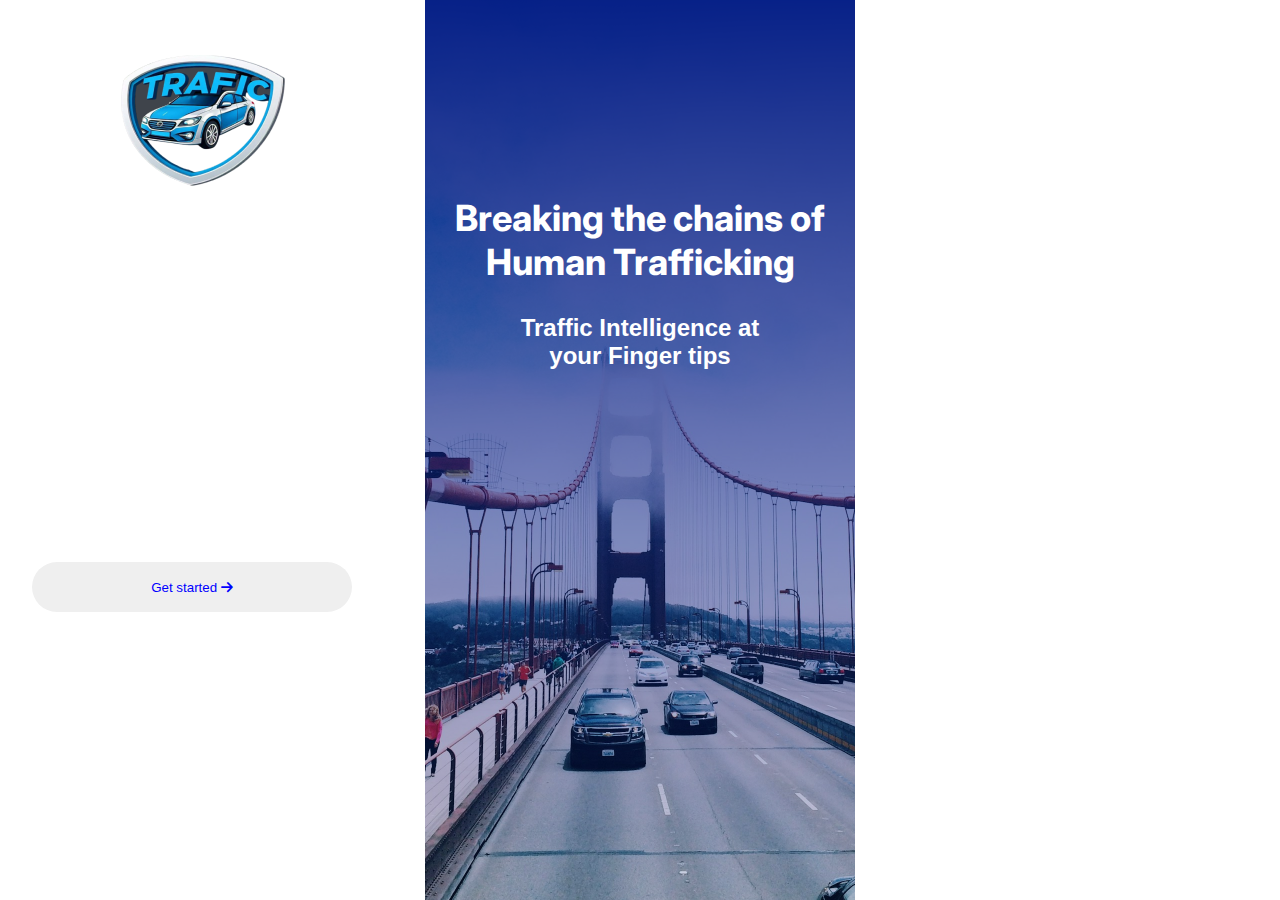
<file: index.html>
<!DOCTYPE html>
<html lang="en">
<head>
    <meta charset="UTF-8">
    <meta name="viewport" content="width=device-width, initial-scale=1.0">
    <link rel="preconnect" href="https://fonts.googleapis.com">
    <link rel="preconnect" href="https://fonts.gstatic.com" crossorigin>
    <link href="https://fonts.googleapis.com/css2?family=Inter:ital,opsz,wght@0,14..32,100..900;1,14..32,100..900&display=swap" rel="stylesheet">
    <link rel="stylesheet" href=https://cdnjs.cloudflare.com/ajax/libs/font-awesome/6.7.2/css/all.min.css>
    <link rel="stylesheet" href="./onboard-1.css">
    <title>onboarding page</title>
</head>
<body>
    <div class="main">
        <img src="./images/image 2.png" class="logo">
        <h3>Breaking the chains of <br> Human Trafficking</h3>
        <h6>Traffic Intelligence at <br> your Finger tips</h6>
        <button type="button" class="btn-started" >Get started <i class="fa-solid fa-arrow-right"></i></button>
           
            
           
    </div>
    <script src="./onboard-1.js"></script>
</body>
</html>
</file>
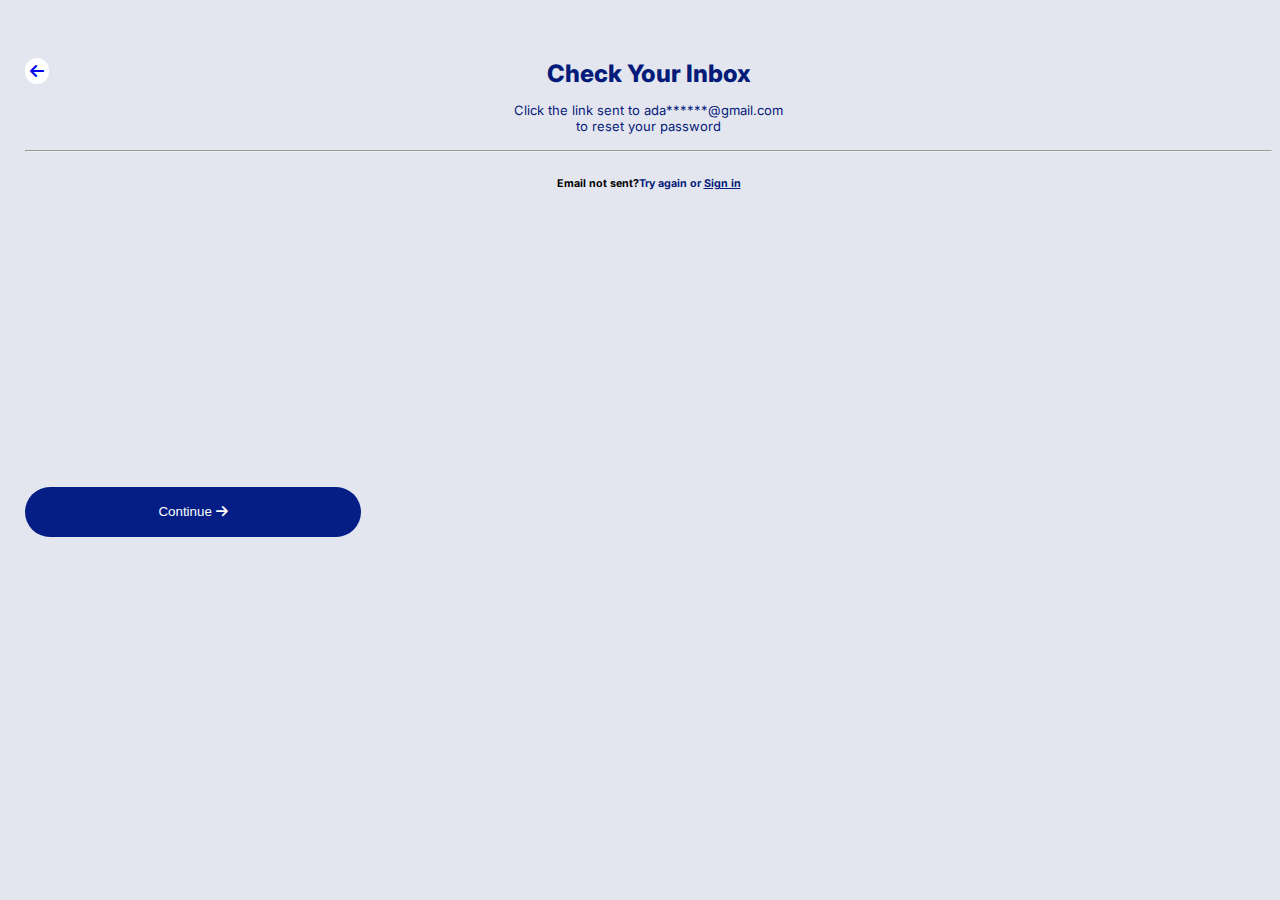
<file: check-4.html>
<!DOCTYPE html>
<html lang="en">
<head>
    <meta charset="UTF-8">
    <meta name="viewport" content="width=device-width, initial-scale=1.0">
    <link rel="preconnect" href="https://fonts.googleapis.com">
    <link rel="preconnect" href="https://fonts.gstatic.com" crossorigin>
    <link href="https://fonts.googleapis.com/css2?family=Inter:ital,opsz,wght@0,14..32,100..900;1,14..32,100..900&display=swap" rel="stylesheet">
    <link rel="stylesheet" href=https://cdnjs.cloudflare.com/ajax/libs/font-awesome/6.7.2/css/all.min.css>
    <link rel="stylesheet" href="./check-4.css">
    <title>Check</title>
</head>
<body>
    <div class="main">
        <div class="contain">
            <a href="./password-3.html"><i class="fa-solid fa-arrow-left" id="arrow-left"></i></a>
            <h5>Check Your Inbox</h5>
            <h6>Click the link sent to ada******@gmail.com<br> to reset your password</h6>
            <hr>
        </div>
        <div class="container">
            <h6>Email not sent?<span>Try again or </span><a href="./login-2.html">Sign in</a></h6>
        </div>
        <div class="continue">
            <button type="button" class="btn-continue" onclick="handleclick">Continue  <i class="fa-solid fa-arrow-right"></i></button>
        </div>
    </div>
    <script src="./check-4.js"></script>
    
</body>
</html>
</file>
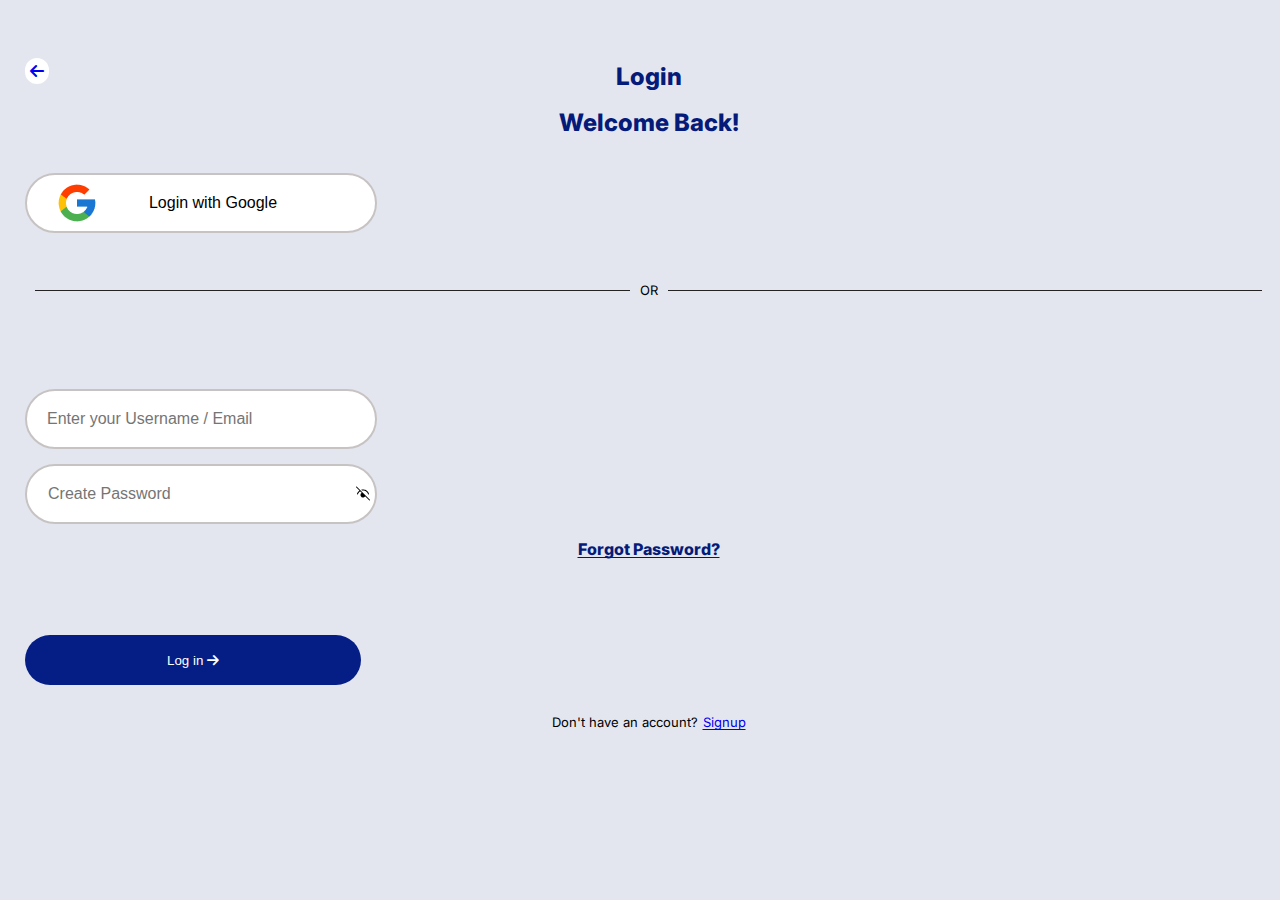
<file: login-2.html>
<!DOCTYPE html>
<html lang="en">
<head>
    <meta charset="UTF-8">
    <meta name="viewport" content="width=device-width, initial-scale=1.0">
    <link rel="preconnect" href="https://fonts.googleapis.com">
    <link rel="preconnect" href="https://fonts.gstatic.com" crossorigin>
    <link href="https://fonts.googleapis.com/css2?family=Inter:ital,opsz,wght@0,14..32,100..900;1,14..32,100..900&display=swap" rel="stylesheet">
    <link rel="stylesheet" href=https://cdnjs.cloudflare.com/ajax/libs/font-awesome/6.7.2/css/all.min.css>
    <link rel="stylesheet" href="./login-2.css">
    <title>Loginn</title>
</head>
<body>
    <div class="main">
        <div class="contain">
            <a href="./index.html"><i class="fa-solid fa-arrow-left" id="arrow-left"></i></a>
            <h5>Login</h5>
            <h4>Welcome Back!</h4>
        </div>
        <div class="button">
            <button type="button" class="btn-goggle"><img src="./images/flat-color-icons_google.png"> <span>Login with Google</span></button>
        </div>
        <div class="seperate">
            <div class="line"></div>
            <div class="or">OR</div>
            <div class="line"></div>
        </div>
        <form>
            <div class="input-boxx">
                <input type="text" class="Username" placeholder="Enter your Username / Email">
            </div>
            <div class="input-box">
                <input type="password" placeholder="Create Password" id="password">
                <img src="./images/Vector.png" id="close">
            </div>
            <a href="./password-3.html"><p>Forgot Password?</p></a>
        </form>
        <div class="content">
            <button class="btn-continue">Log in <i class="fa-solid fa-arrow-right"></i></button>
        </div>
        <div class="footer">
            <h6>Don't have an account?<a href="./signup-6.html">Signup</a></h6>
        </div>

    </div>
    <script src="./login-2.js"></script>
    
</body>
</html>
</file>
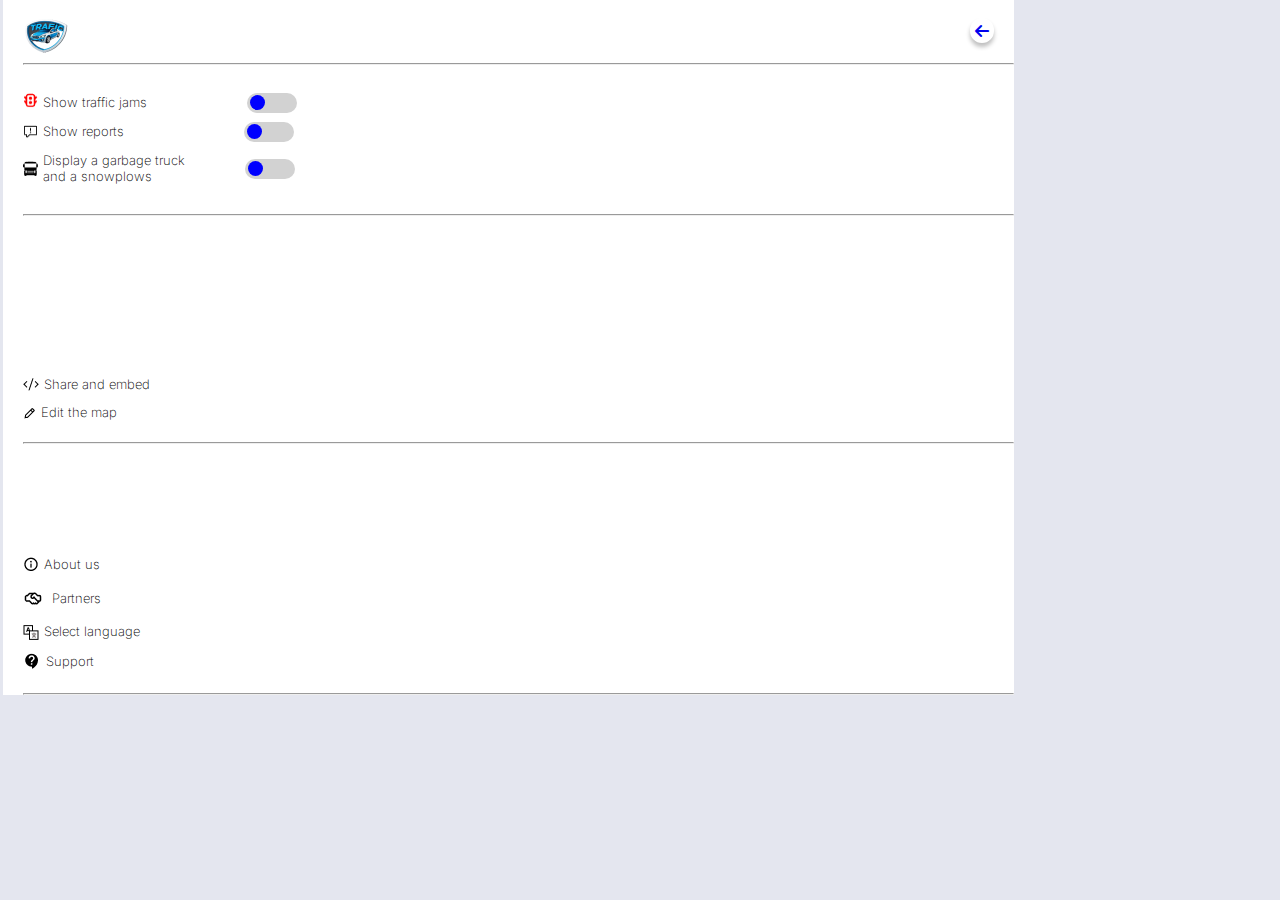
<file: menu-12.html>
<!DOCTYPE html>
<html lang="en">
<head>
    <meta charset="UTF-8">
    <meta name="viewport" content="width=device-width, initial-scale=1.0">
    <link rel="preconnect" href="https://fonts.googleapis.com">
    <link rel="preconnect" href="https://fonts.gstatic.com" crossorigin>
    <link href="https://fonts.googleapis.com/css2?family=Inter:ital,opsz,wght@0,14..32,100..900;1,14..32,100..900&display=swap" rel="stylesheet">
    <link rel="stylesheet" href="https://cdnjs.cloudflare.com/ajax/libs/font-awesome/6.7.2/css/all.min.css">
    <link rel="stylesheet" href="./menu-12.css">
    <title>menu</title>
</head>
<body>
    <div class="main">
        <div class="contain">
            <img src="./images/image 1.png">
            <a href="./travel-8.html"><i class="fa-solid fa-arrow-left" id="arrow-left"></i></a>

        </div>
        <hr>
        <div class="row-1">
            <div class="roww">
                <img src="./images/gravity-ui_traffic-light.png">
                <h5>Show traffic jams</h5>
            </div>
            <div class="container">
                <input type="checkbox" id="check">
                <label for="check" class="button"></label>
                </div> 
        </div>
        <div class="row-2">
            <div class="roww">
                <img src="./images/octicon_report-24.png">
                <h5>Show reports</h5>
            </div>
            <div class="container-2">
                <input type="checkbox" id="check-2">
                <label for="check-2" class="button-2"></label>
                </div> 
        </div>
        <div class="row-3">
            <div class="roww">
                <img src="./images/fontisto_truck.png">
                <h5>Display a garbage truck <br> and a snowplows</h5>
            </div>
            <div class="container-3">
                <input type="checkbox" id="check-3">
                <label for="check-3" class="button-3"></label>
                </div> 
        </div>
        <hr>
        <div class="content">
            <h5 class="one"><img src="./images/fluent-mdl2_embed.png">Share and embed</h5>
            <h5><img src="./images/tdesign_edit.png">Edit the map</h5>
            
        </div>
        <hr>
        <div class="content-2">
            <h5 class="one"><img src="./images/ix_about.png">About us</h5>
            <h5><img src="./images/Group 3.png">Partners</h5>
            <h5><img src="./images/cil_language.png">Select language</h5>
            <h5><img src="./images/ic_sharp-contact-support.png">Support</h5>
        </div>
        <hr>

    </div>
    
</body>
</html>
</file>
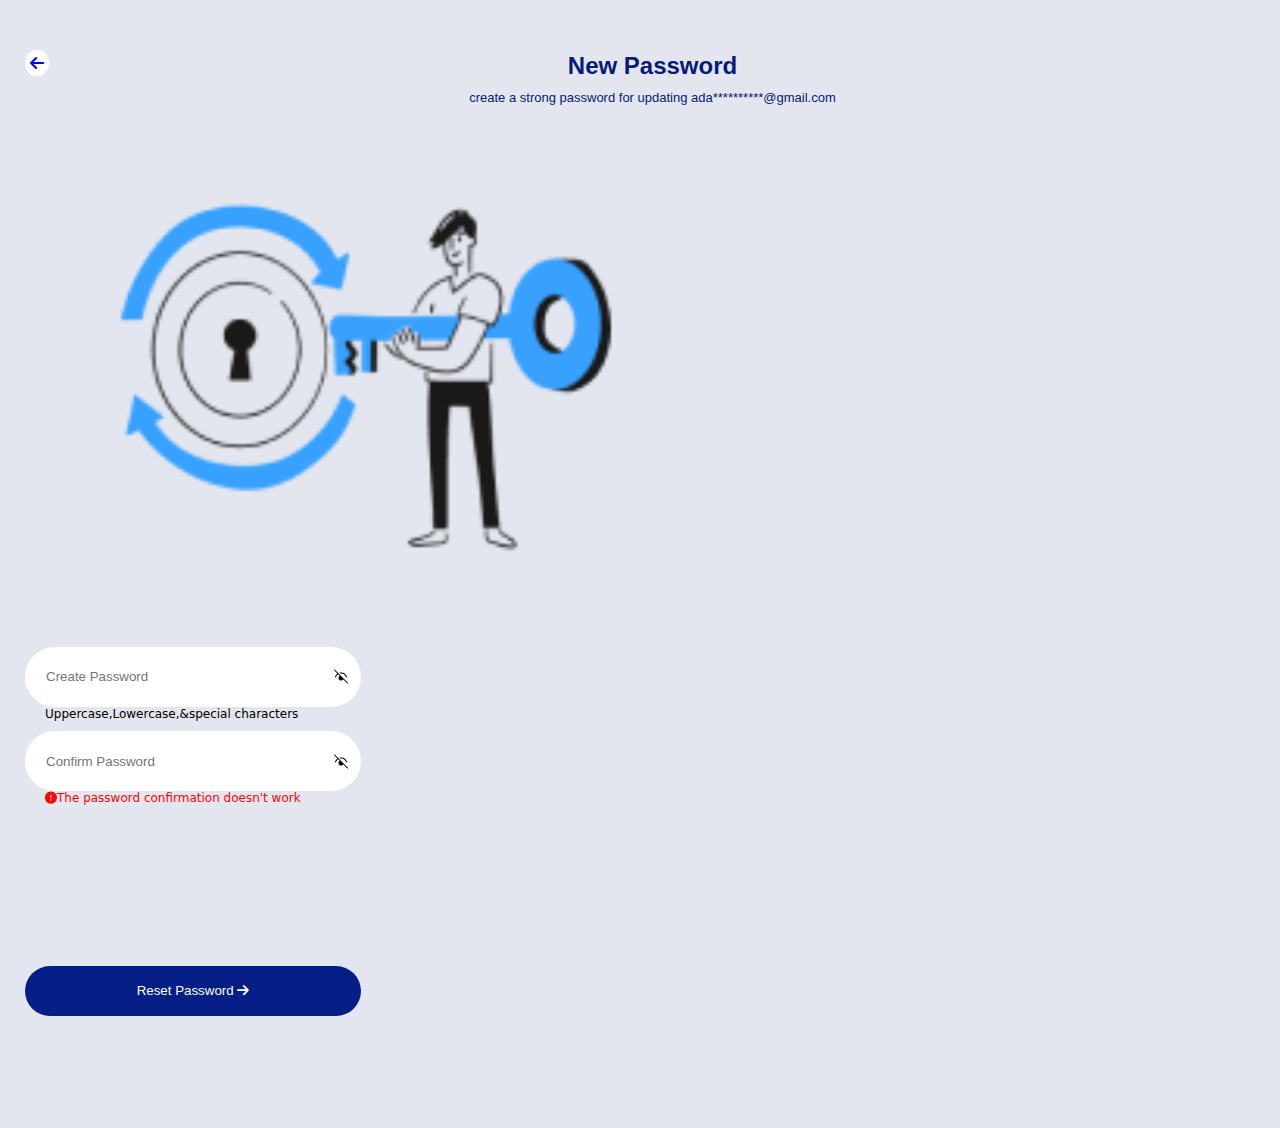
<file: new-5.html>
<!DOCTYPE html>
<html lang="en">
<head>
    <meta charset="UTF-8">
    <meta name="viewport" content="width=device-width, initial-scale=1.0">
    <link rel="preconnect" href="https://fonts.googleapis.com">
    <link rel="preconnect" href="https://fonts.gstatic.com" crossorigin>
    <link href="https://fonts.googleapis.com/css2?family=Inter:ital,opsz,wght@0,14..32,100..900;1,14..32,100..900&display=swap" rel="stylesheet">
    <link rel="stylesheet" href="https://cdnjs.cloudflare.com/ajax/libs/font-awesome/6.7.2/css/all.min.css">
    <link rel="stylesheet" href="./new-5.css">
    <title>new-password</title>
</head>
<body>
    <div class="main">
        <div class="contain">
            <a href="./check-4.html"><i class="fa-solid fa-arrow-left" id="arrow-left"></i></a>
            <h5>New Password</h5>
            <h6>create a strong password for updating <span>ada**********@gmail.com</span></h6>
            <img src="./images/image 5.png" class="image-5">
        </div>
        <div class="input-box">
            <input type="password" placeholder="Create Password" id="password">
            <img src="./images/Vector.png " id="close">
        </div>
        <p>Uppercase,Lowercase,&special characters</p>
        <div class="input-boxx">
            <input type="password" placeholder="Confirm Password" id="password">
            <img src="./images/Vector.png" id="closee">
        </div>
        <p class="erro"><i class="fa-solid fa-circle-exclamation" id="error"></i>The password confirmation doesn't work</p>
        <div class="reset">
            <button type="button" class="btn-reset" onclick="handleclick">Reset Password  <i class="fa-solid fa-arrow-right"></i></button>
        </div>
    </div>
    <script src="./new-5.js"></script>
</body>
</html>
</file>
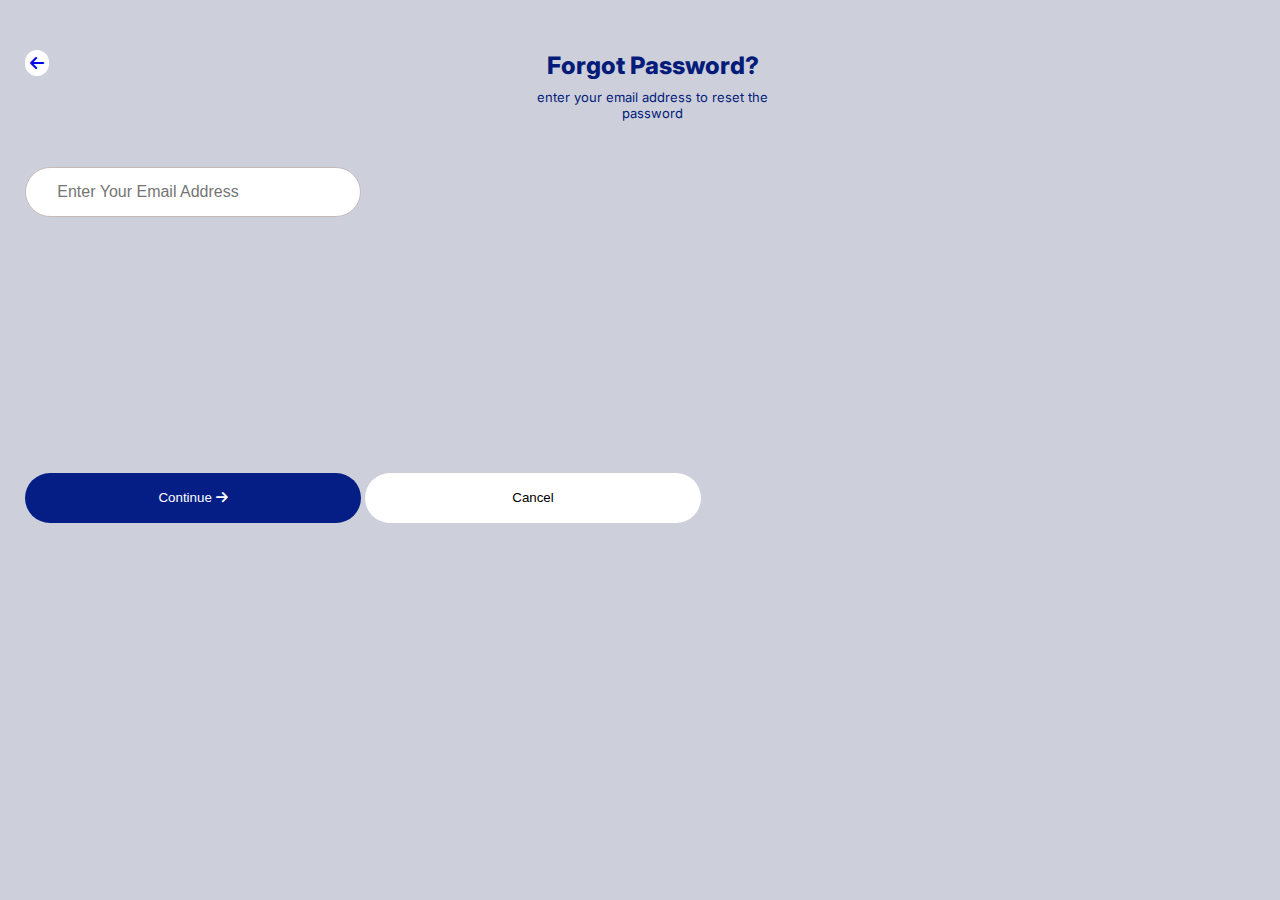
<file: password-3.html>
<!DOCTYPE html>
<html lang="en">
<head>
    <meta charset="UTF-8">
    <meta name="viewport" content="width=device-width, initial-scale=1.0">
    <link rel="preconnect" href="https://fonts.googleapis.com">
    <link rel="preconnect" href="https://fonts.gstatic.com" crossorigin>
    <link href="https://fonts.googleapis.com/css2?family=Inter:ital,opsz,wght@0,14..32,100..900;1,14..32,100..900&display=swap" rel="stylesheet">
    <link rel="stylesheet" href="https://cdnjs.cloudflare.com/ajax/libs/font-awesome/6.7.2/css/all.min.css">
    <link rel="stylesheet" href="./password-3.css">
    <title>forgotten-password</title>
</head>
<body>
    <div class="main-container">
        <div class="contain">
            <a href="./login-2.html"><i class="fa-solid fa-arrow-left" id="arrow-left"></i></a>
            <h5>Forgot Password?</h5>
            <h6>enter your email address to reset the<br> password</h6>
            <form>
                <input type="email" class="email" placeholder="Enter Your Email Address">
            </form>
        </div>
        <div class="content">
            <button class="btn-continue">Continue <i class="fa-solid fa-arrow-right"></i></button>
            <button class="btn-cancel">Cancel</button>
        </div>
    </div>
    <script src="./password-3.js"></script>
    
</body>
</html>
</file>
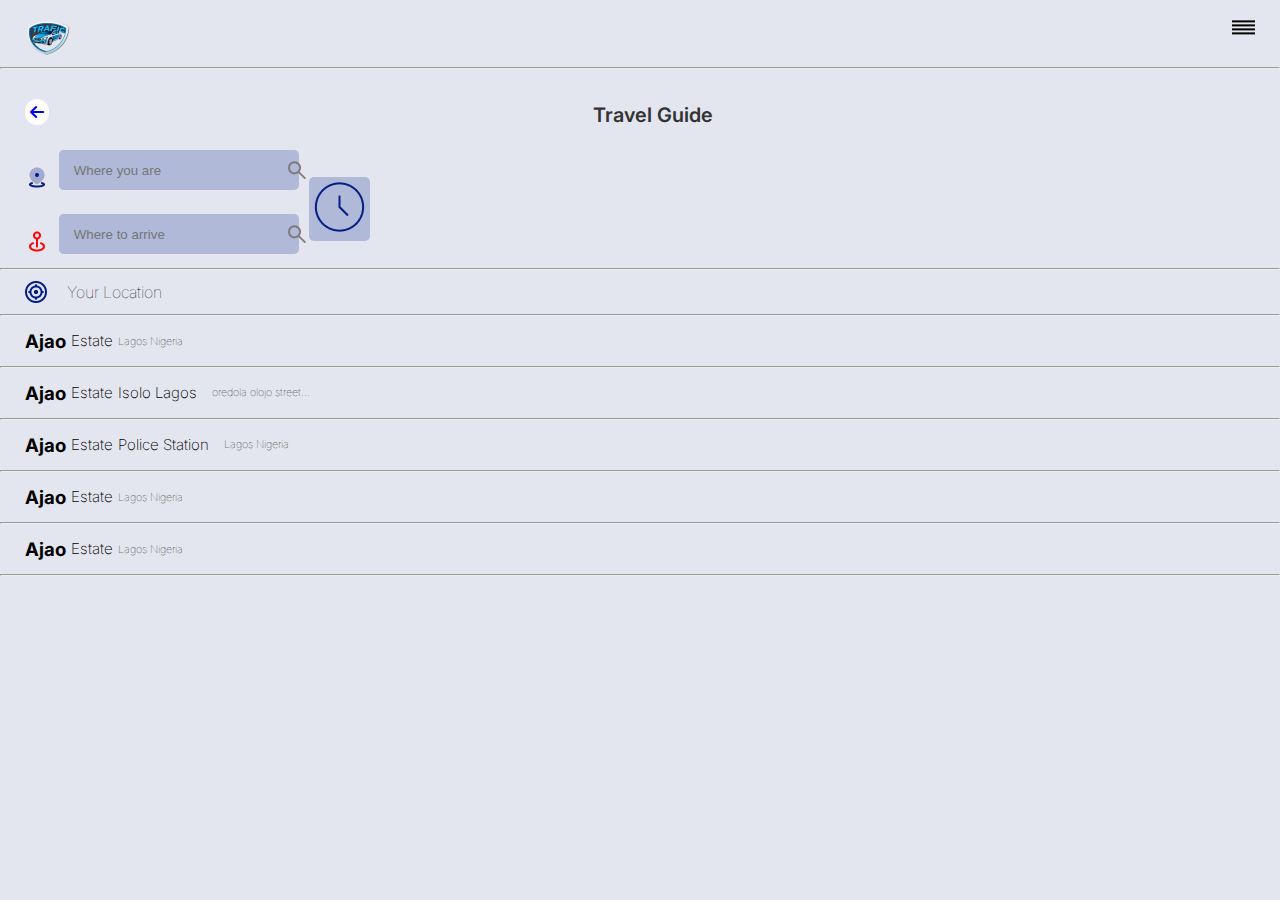
<file: search-9.html>
<!DOCTYPE html>
<html lang="en">
<head>
    <meta charset="UTF-8">
    <meta name="viewport" content="width=device-width, initial-scale=1.0">
    <link rel="preconnect" href="https://fonts.googleapis.com">
    <link rel="preconnect" href="https://fonts.gstatic.com" crossorigin>
    <link href="https://fonts.googleapis.com/css2?family=Inter:ital,opsz,wght@0,14..32,100..900;1,14..32,100..900&display=swap" rel="stylesheet">
    <link rel="stylesheet" href="https://cdnjs.cloudflare.com/ajax/libs/font-awesome/6.7.2/css/all.min.css">
    <link rel="stylesheet" href="./search-9.css">
    <title>Search</title>
</head>
<body>
    <div class="main">
        <div class="contain">
            <img src="./images/image 1.png">
            <img src="./images/Frame 9.png" class="img-frame">
        </div>
        <hr>
        <div class="container">
            <a href="./travelguide-10.html"><i class="fa-solid fa-arrow-left" id="arrow-left"></i></a>
            <h5>Travel Guide</h5>
        </div>
        <div class="box">
            <div class="boxx">
                <div class="row-1">
                    <div class="duo">
                        <img src="./images/duo-icons_location.png" class="img-duo">
                    </div>
                    <div class="form-input-1">
                        <form>
                            <div class="input-box">
                                <input type="search" placeholder=" Where you are">
                                <img src="./images/Vector-1.png">
                            </div>
                        </form>
                    </div>
        
                    
                </div>
                <div class="row-2">
                    <div class="duo">
                        <img src="./images/uil_map-pin.png" class="ui">
                    </div>
                    <div class="form-input-2">
                        <form>
                            <div class="input-boxx">
                                <input type="search" placeholder=" Where to arrive">
                                <img src="./images/Vector-1.png">
                            </div>
                        </form>
                    </div>
                </div>
            </div>
            <div class="img-vector">
                <a href="./time-11.html"><img src="./images/Vector-2.png"></a>
            </div>
        </div>

        <hr>
        <div class="your-location">
            <img src="./images/Vector-3.png">
            <h4>Your Location</h4>

        </div>
        <hr>
        <div class="ajao-estate">
            <h3>Ajao</h3>
            <h5>Estate</h5>
            <h6>Lagos Nigeria</h6>
        </div>
        <hr>
        <div class="ajao-isolo">
            <h3>Ajao</h3>
            <h5>Estate</h5>
            <h5>Isolo Lagos</h5>
            <h6>oredola olojo street...</h6>
        </div>
        <hr>
        <div class="ajao-police">
            <h3>Ajao</h3>
            <h5>Estate</h5>
            <h5>Police Station</h5>
            <h6>Lagos Nigeria</h6>
        </div>
        <hr>
        <div class="ajao-estate">
            <h3>Ajao</h3>
            <h5>Estate</h5>
            <h6>Lagos Nigeria</h6>
        </div>
        <hr>
        <div class="ajao-estate">
            <h3>Ajao</h3>
            <h5>Estate</h5>
            <h6>Lagos Nigeria</h6>
        </div>
        <hr>

    </div>
    
</body>
</html>
</file>
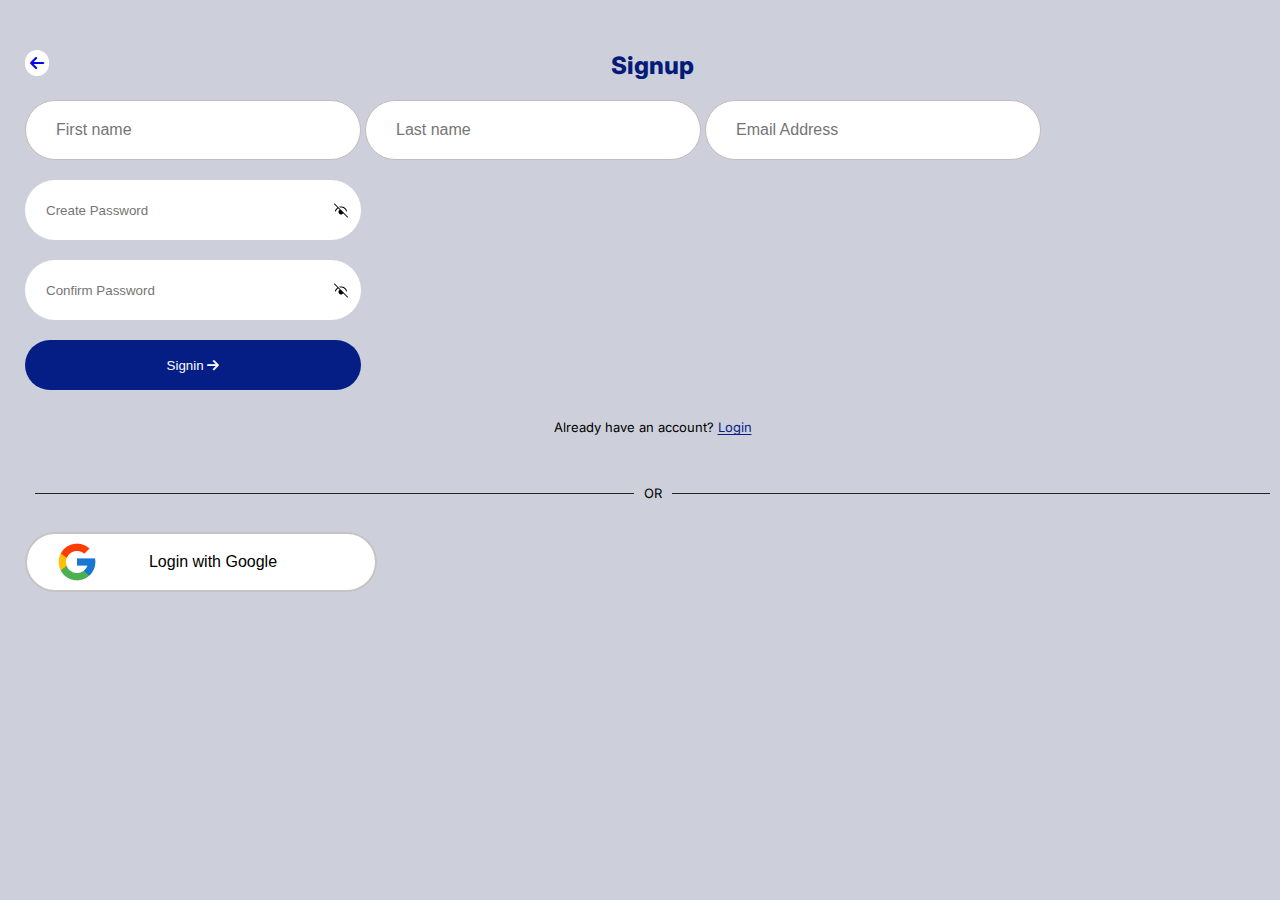
<file: signup-6.html>
<!DOCTYPE html>
<html lang="en">
<head>
    <meta charset="UTF-8">
    <meta name="viewport" content="width=device-width, initial-scale=1.0">
    <link rel="preconnect" href="https://fonts.googleapis.com">
    <link rel="preconnect" href="https://fonts.gstatic.com" crossorigin>
    <link href="https://fonts.googleapis.com/css2?family=Inter:ital,opsz,wght@0,14..32,100..900;1,14..32,100..900&display=swap" rel="stylesheet">
    <link rel="stylesheet" href="https://cdnjs.cloudflare.com/ajax/libs/font-awesome/6.7.2/css/all.min.css">
    <link rel="stylesheet" href="./signup-6.css">
    <title>Signup</title>
</head>
<body>
    <div class="main">
        <div class="contain">
            <a href="./travel-8.html"><i class="fa-solid fa-arrow-left" id="arrow-left"></i></a>
            <h5>Signup</h5>
            <form>
                <div class="one">
                    <input type="text" placeholder="First name">
                    <input type="text" placeholder="Last name">
                    <input type="email" placeholder="Email Address">
                </div>
                <div class="input-box">
                    <input type="password" placeholder="Create Password" id="password">
                    <img src="./images/Vector.png">
                </div>
                <div class="input-boxx">
                    <input type="password" placeholder="Confirm Password" id="password">
                    <img src="./images/Vector.png">
                </div>
            </form>
            <div class="signin">
                <button type="button" class="btn-signin" onclick="handleclick">Signin  <i class="fa-solid fa-arrow-right"></i></button>
                <p><span>Already have an account? <a href="./login-2.html">Login</a></span></p>
            </div>
        </div>
        <div class="seperate">
            <div class="line"></div>
            <div class="or">OR</div>
            <div class="line"></div>
        </div>
        <div class="button">
            <button type="button" class="btn-goggle"><img src="./images/flat-color-icons_google.png"> <span>Login with Google</span></button>
        </div>
    </div>
    <script src="./signup-6.js"></script>
    
</body>
</html>
</file>
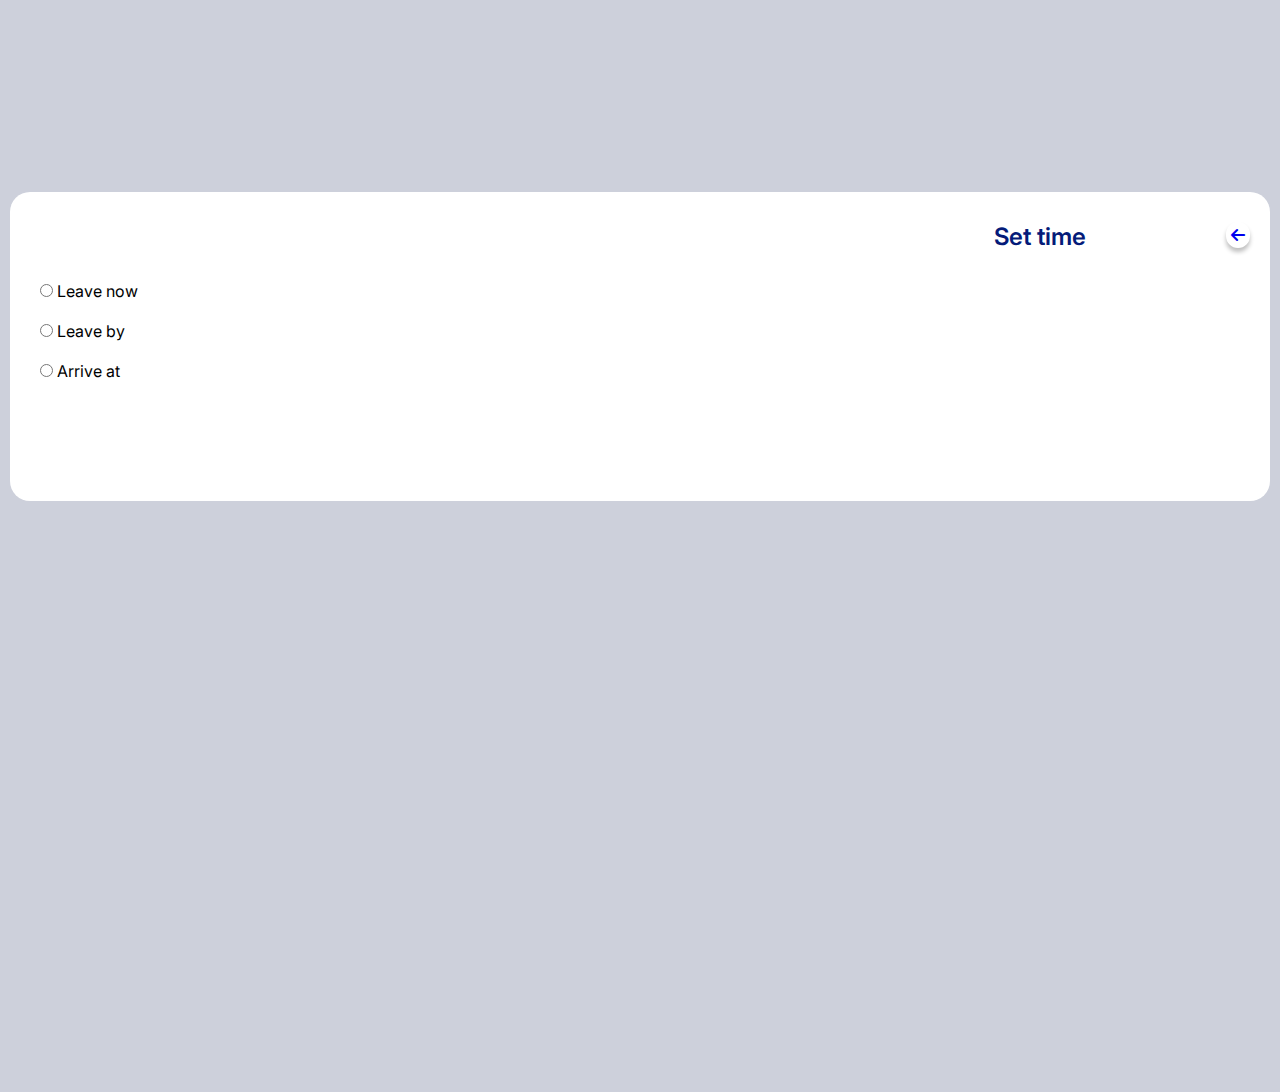
<file: time-11.html>
<!DOCTYPE html>
<html lang="en">
<head>
    <meta charset="UTF-8">
    <meta name="viewport" content="width=device-width, initial-scale=1.0">
    <link rel="preconnect" href="https://fonts.googleapis.com">
    <link rel="preconnect" href="https://fonts.gstatic.com" crossorigin>
    <link href="https://fonts.googleapis.com/css2?family=Inter:ital,opsz,wght@0,14..32,100..900;1,14..32,100..900&display=swap" rel="stylesheet">
    <link rel="stylesheet" href="https://cdnjs.cloudflare.com/ajax/libs/font-awesome/6.7.2/css/all.min.css">
    <link rel="stylesheet" href="./time-11.css">
    <title>Time-setting</title>
</head>
<body>
    <div class="main">
        <div class="contain">
            
            <h5>Set time</h5>
            <a href="./travelguide-10.html"><i class="fa-solid fa-arrow-left" id="arrow-left"></i></a>
        </div>
        <form>
            <input type="radio" id="now" value="Leave now">
            <label for="now">Leave now</label><br><br>
            <input type="radio" id="by" value="Leave by">
            <label for="now">Leave by</label><br><br>
            <input type="radio" id="at" value="Arrive at">
            <label for="now">Arrive at</label><br><br>
        </form>

    </div>

    
</body>
</html>
</file>
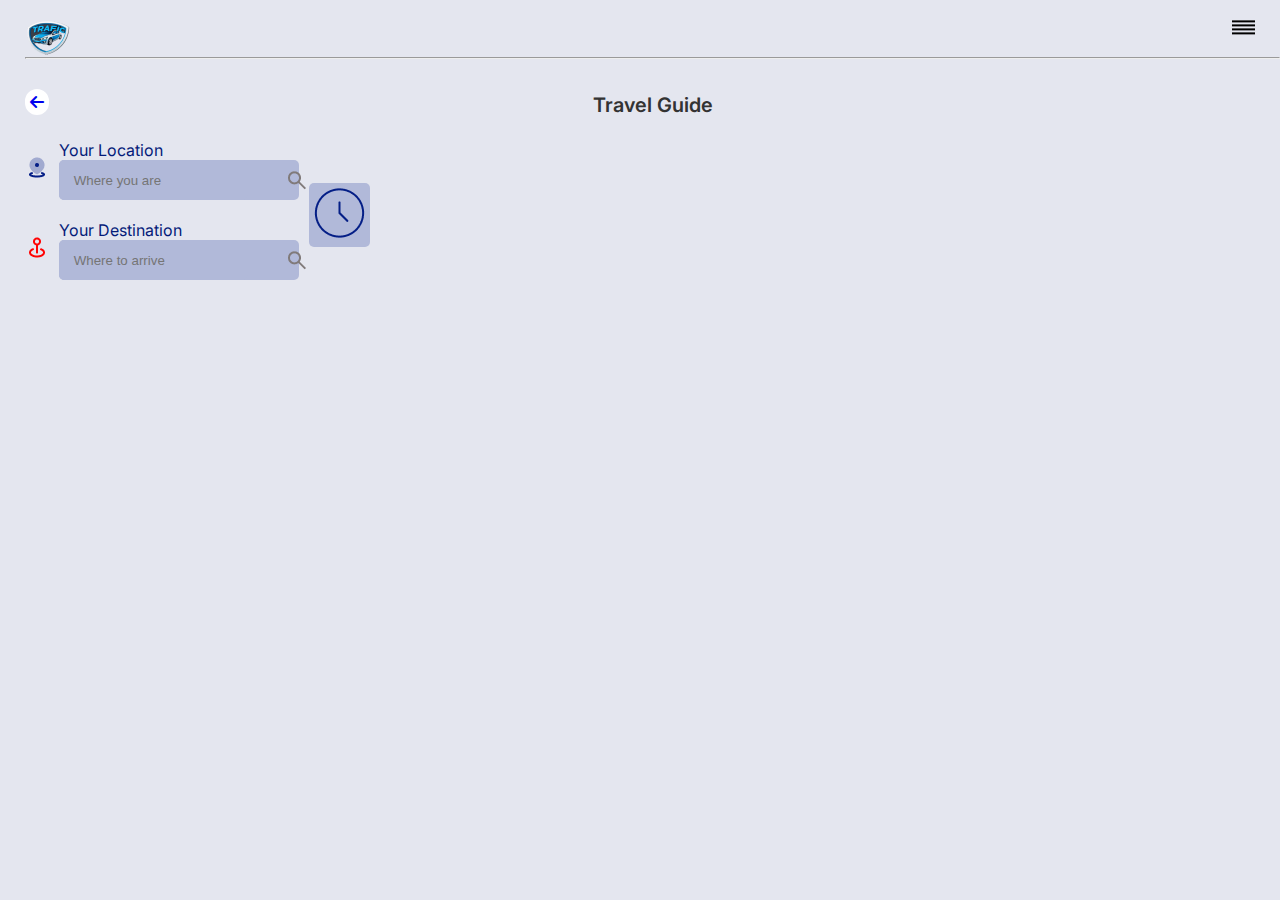
<file: travel-8.html>
<!DOCTYPE html>
<html lang="en">
<head>
    <meta charset="UTF-8">
    <meta name="viewport" content="width=device-width, initial-scale=1.0">
    <link rel="preconnect" href="https://fonts.googleapis.com">
    <link rel="preconnect" href="https://fonts.gstatic.com" crossorigin>
    <link href="https://fonts.googleapis.com/css2?family=Inter:ital,opsz,wght@0,14..32,100..900;1,14..32,100..900&display=swap" rel="stylesheet">
    <link rel="stylesheet" href="https://cdnjs.cloudflare.com/ajax/libs/font-awesome/6.7.2/css/all.min.css">
    <link rel="stylesheet" href="./travel-8.css">
    <title>Travel-guide</title>
</head>
<body>
    <div class="main">
        <div class="contain">
            <img src="./images/image 1.png">
            <img src="./images/Frame 9.png" class="img-frame">
        </div>
        <hr>
        <div class="container">
            <a href="./index.html"><i class="fa-solid fa-arrow-left" id="arrow-left"></i></a>
            <h5>Travel Guide</h5>
        </div>
        <div class="box">
            <div class="boxx">
                <div class="row-1">
                    <div class="duo">
                        <img src="./images/duo-icons_location.png" class="img-duo">
                    </div>
                    <div class="form-input-1">
                        <form>
                            <label for="location">Your Location</label><br>
                            <div class="input-box">
                                <input type="search" placeholder=" Where you are">
                                <img src="./images/Vector-1.png">
                            </div>
                        </form>
                    </div>
        
                    
                </div>
                <div class="row-2">
                    <div class="duo">
                        <img src="./images/uil_map-pin.png" class="ui">
                    </div>
                    <div class="form-input-2">
                        <form>
                            <label for="destination">Your Destination</label><br>
                            <div class="input-boxx">
                                <input type="search" placeholder=" Where to arrive">
                                <img src="./images/Vector-1.png">
                            </div>
                        </form>
                    </div>
                </div>
            </div>
            <div class="img-vector">
                <a href="./signup-6.html"><img src="./images/Vector-2.png"></a>
            </div>
        </div>

    </div>
    <b></b>
    <p><iframe src="https://www.google.com/maps/embed?pb=!1m18!1m12!1m3!1d2017599.1883150383!2d6.737792772587888!3d9.00675584413498!2m3!1f0!2f0!3f0!3m2!1i1024!2i768!4f13.1!3m3!1m2!1s0x104e0baf7da48d0d%3A0x99a8fe4168c50bc8!2sNigeria!5e0!3m2!1sen!2sus!4v1737026309751!5m2!1sen!2sus" width="350" height="390" style="border:0;" allowfullscreen="" loading="lazy" referrerpolicy="no-referrer-when-downgrade"></iframe></p>
</body>
</html>
</file>
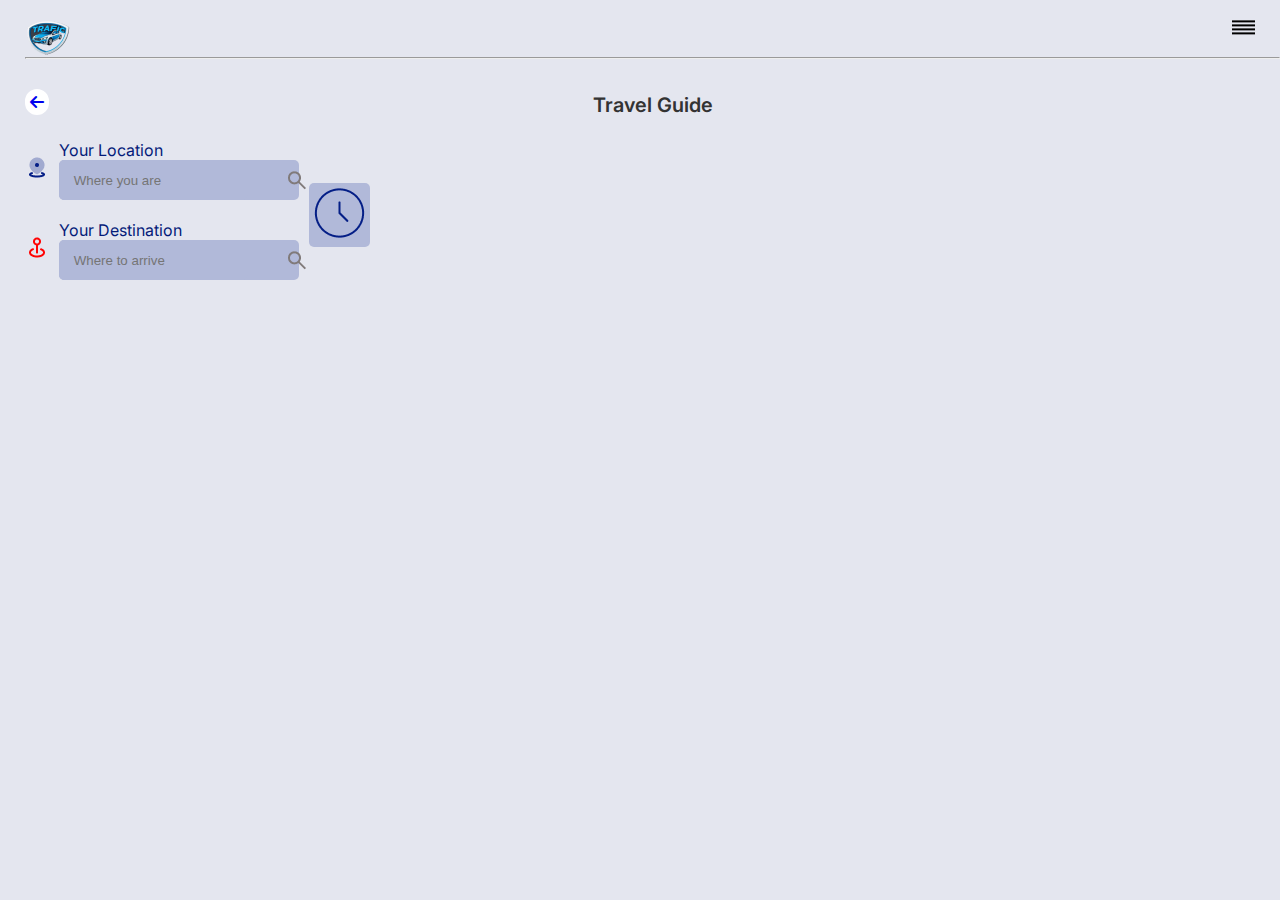
<file: travelguide-10.html>
<!DOCTYPE html>
<html lang="en">
<head>
    <meta charset="UTF-8">
    <meta name="viewport" content="width=device-width, initial-scale=1.0">
    <link rel="preconnect" href="https://fonts.googleapis.com">
    <link rel="preconnect" href="https://fonts.gstatic.com" crossorigin>
    <link href="https://fonts.googleapis.com/css2?family=Inter:ital,opsz,wght@0,14..32,100..900;1,14..32,100..900&display=swap" rel="stylesheet">
    <link rel="stylesheet" href="https://cdnjs.cloudflare.com/ajax/libs/font-awesome/6.7.2/css/all.min.css">
    <link rel="stylesheet" href="./travelguide-10.css">
    <title>Travel-guide-signedin</title>
</head>
<body>
    <div class="main">
        <div class="contain">
            <img src="./images/image 1.png">
            <img src="./images/Frame 9.png" class="img-frame">
        </div>
        <hr>
        <div class="container">
            <a href="./index.html"><i class="fa-solid fa-arrow-left" id="arrow-left"></i></a>
            <h5>Travel Guide</h5>
        </div>
        <div class="box">
            <div class="boxx">
                <div class="row-1">
                    <div class="duo">
                        <img src="./images/duo-icons_location.png" class="img-duo">
                    </div>
                    <div class="form-input-1">
                        <form>
                            <label for="location">Your Location</label><br>
                            <div class="input-box">
                                <input type="search" placeholder=" Where you are">
                                <img src="./images/Vector-1.png">
                            </div>
                        </form>
                    </div>
        
                    
                </div>
                <div class="row-2">
                    <div class="duo">
                        <img src="./images/uil_map-pin.png" class="ui">
                    </div>
                    <div class="form-input-2">
                        <form>
                            <label for="destination">Your Destination</label><br>
                            <div class="input-boxx">
                                <input type="search" placeholder=" Where to arrive">
                                <img src="./images/Vector-1.png">
                            </div>
                        </form>
                    </div>
                </div>
            </div>
            <div class="img-vector">
                <a href="./time-11.html"><img src="./images/Vector-2.png"></a>
            </div>
        </div>
    </div>
    <b></b>
    <p><iframe src="https://www.google.com/maps/embed?pb=!1m18!1m12!1m3!1d2017599.1883150383!2d6.737792772587888!3d9.00675584413498!2m3!1f0!2f0!3f0!3m2!1i1024!2i768!4f13.1!3m3!1m2!1s0x104e0baf7da48d0d%3A0x99a8fe4168c50bc8!2sNigeria!5e0!3m2!1sen!2sus!4v1737026309751!5m2!1sen!2sus" width="350" height="390" style="border:0;" allowfullscreen="" loading="lazy" referrerpolicy="no-referrer-when-downgrade"></iframe></p>
</body>
</html>
</file>
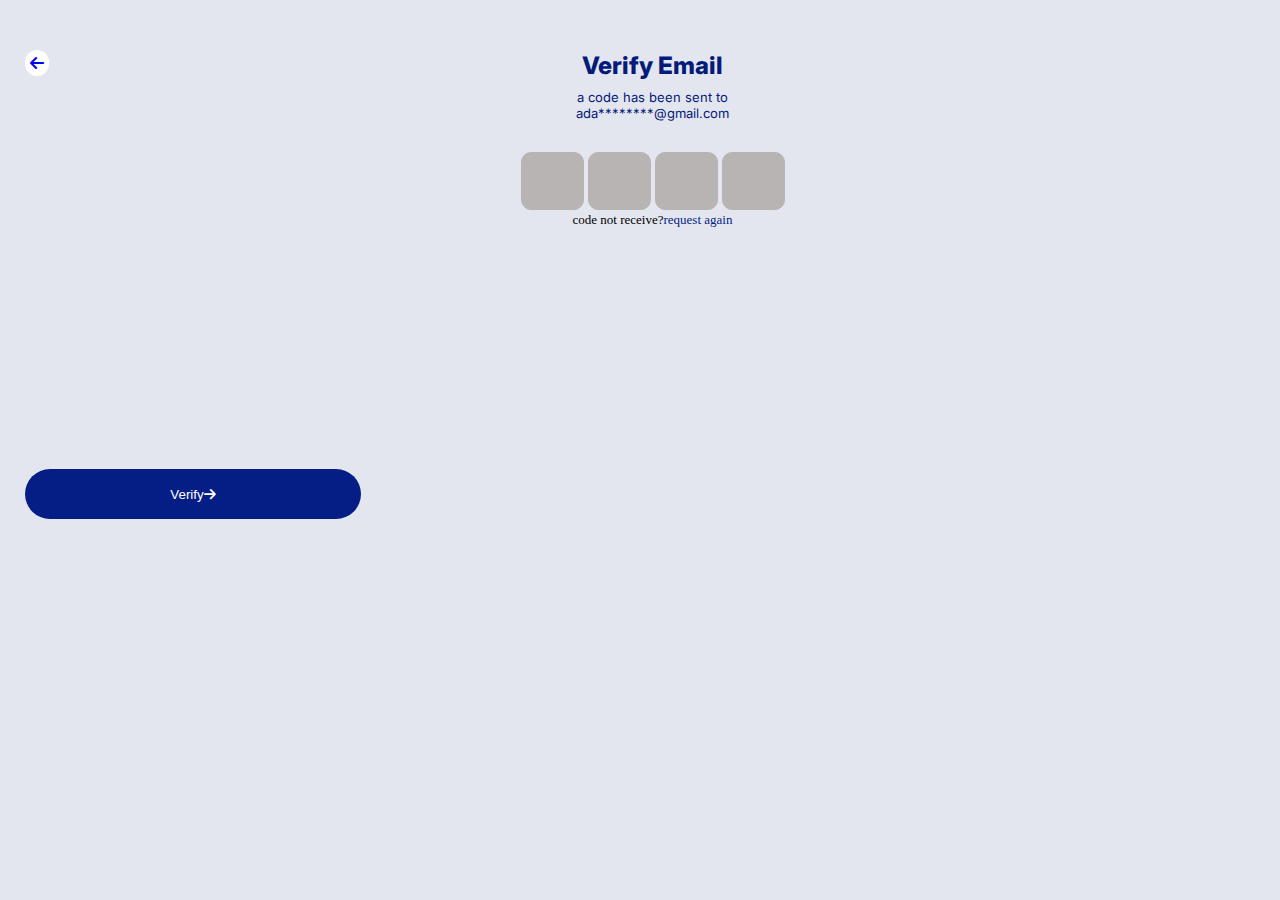
<file: verify-7.html>
<!DOCTYPE html>
<html lang="en">
<head>
    <meta charset="UTF-8">
    <meta name="viewport" content="width=device-width, initial-scale=1.0">
    <link rel="preconnect" href="https://fonts.googleapis.com">
    <link rel="preconnect" href="https://fonts.gstatic.com" crossorigin>
    <link href="https://fonts.googleapis.com/css2?family=Inter:ital,opsz,wght@0,14..32,100..900;1,14..32,100..900&display=swap" rel="stylesheet">
    <link rel="stylesheet" href="https://cdnjs.cloudflare.com/ajax/libs/font-awesome/6.7.2/css/all.min.css">
    <link rel="stylesheet" href="./verify-7.css">
    <title>verify-email</title>
</head>
<body>
    <div class="main">
        <div class="contain">
            <a href="./login-2.html"><i class="fa-solid fa-arrow-left" id="arrow-left"></i></a>
            <h5>Verify Email</h5>
            <h6>a code has been sent to <br>ada********@gmail.com</h6>
        </div>
        <div class="input-form">
            <form action="#">
                <input type="number" disabled>
                <input type="number" disabled>
                <input type="number" disabled>
                <input type="number" disabled>
            </form>
        </div>
        <div class="code">
            <h6><span class="black">code not receive?</span><span class="blue">request again</span></h6>
        </div>
        <div class="reset">
            <button type="button" class="btn-reset" onclick="handleclick">Verify<i class="fa-solid fa-arrow-right"></i></button>
        </div>
    </div>
    <script src="./verify-7.js"></script>
</body>
</html>
</file>
<file: onboard-1.css>
*{
    padding: 0;
    margin: 0;
    box-sizing: border-box;
}

/* building for mobile */
body{
    background-image: url(./images/Rectangle\ 26.png);
    background-position: center;
    background-repeat: no-repeat;
    height: 100vh;
    width: 100vw;
    color: white;
    font-family: inter, Arial, Helvetica, sans-serif;

}
.main .logo{
    padding-top: 50px;
    padding-left: 7rem;
}
.main h3{
    font-weight: 750;
    text-align: center;
    font-size: 36px;
    color: rgba(255, 255, 255, 1);
    line-height: 43.57px;
    
}
.main h6{
    font-weight: 600;
    line-break: 29.05px;
    text-align: center;
    font-size: 24px;
    padding-top: 30px;
    font-family:'Lucida Sans', 'Lucida Sans Regular', 'Lucida Grande', 'Lucida Sans Unicode', Geneva, Verdana, sans-serif;
}
.main .btn-started{
    margin-top: 12rem;
    margin-left: 32px;
    width: 20rem;
    height: 50px;
    border-radius: 40px;
    color: blue;
    border: white;
    cursor: pointer;
}

@keyframes slideOutRight {
    from {
      transform: translateX(0);
      opacity: 1;
    }
    to {
      transform: translateX(100%);
      opacity: 0;
    }
  }
  
  /* Apply the animation when triggered */
  .slide-out-right {
    animation: slideOutRight 0.5s ease forwards;
  }
</file>
<file: check-4.css>
*{
    padding: 0;
    margin: o;
    box-sizing: border-box;
}
body{
    font-family: inter, Arial, Helvetica, sans-serif;
    margin-left: 25px;
    background: rgb(228, 230, 239);
}
#arrow-left{
    border: 5px solid white;
    background-color: white;
    border-radius: 15px;
    margin-top: 50px;
}
.contain h5{
    color: rgba(4, 27, 121, 1);
    text-align: center;
    margin-top: -25px;
    font-weight: 800;
    font-size: 24px;
    line-height: 29.05px;
}
.contain h6{
    color: rgba(4, 27, 121, 1);
    text-align: center;
    font-weight: 400;
    font-size: 13px;
    line-height: 15.73px;
    margin-top: -25px;
}
.contain hr{
    margin-top: -15px;
    background-color: black;
}
.container h6{
    text-align: center;
    
}
.container span {
    color: rgba(4, 27, 121, 1);
}
.container a{
    color: rgba(4, 27, 121, 1);
}
.btn-continue{
    background-color: rgba(4, 30, 134, 1);
    color: white;
    width: 21rem;
    height: 50px;
    border-radius: 40px;
    margin-top: 17rem;
    border:rgba(0, 0, 0, 0.25);
    margin-bottom: 7rem;
}
@keyframes slideOutRight {
    from {
      transform: translateX(0);
      opacity: 1;
    }
    to {
      transform: translateX(100%);
      opacity: 0;
    }
  }
  
  /* Apply the animation when triggered */
  .slide-out-right {
    animation: slideOutRight 0.5s ease forwards;
  }
</file>
<file: login-2.css>
*{
    padding: 0;
    margin: o;
    box-sizing: border-box;
}
body{
    font-family: inter, Arial, Helvetica, sans-serif;
    margin-left: 25px;
    background: rgb(228, 230, 239);
}
#arrow-left{
    border: 5px solid white;
    background-color: white;
    border-radius: 15px;
    margin-top: 50px;
}
.contain h5{
    color: rgba(4, 27, 121, 1);
    text-align: center;
    margin-top: -25px;
    font-weight: 800;
    font-size: 24px;
    line-height: 36px;
}
.contain h4{
    font-size: 24px;
    font-weight: 800;
    line-height: 36px;
    text-align: left;
    text-underline-position: from-font;
    text-decoration-skip-ink: none;
    color: rgba(4, 27, 121, 1);
    text-align: center;
    margin-top: -30px;

}
.btn-goggle{
    width:22rem;
    height: 60px;
    display: flex;
    justify-content: center;
    align-items: center;
    border-radius: 40px;
    border: 2px solid rgba(199, 195, 195, 1);
    font-size: 16px;
    font-weight: 200;
    line-height: 19.36px;
    text-align: center;
    text-underline-position: from-font;
    text-decoration-skip-ink: none;
    gap: 50px;
    background-color: white;

}
.btn-goggle img{
    margin-left: -70px;
}
.seperate{
    display: flex;
    align-items: center;
    justify-content: center;
    margin-top: 50px;
}
.line{
    flex: 1;
    height: 1px;
    background-color: rgb(36, 35, 35);
    margin: 0 10px;
}
.or{
    color: #000;
    font-family: Inter;
    font-size: 13px;
    font-weight: 400;
    line-height: 15.73px;
    text-align: left;
    text-underline-position: from-font;
    text-decoration-skip-ink: none;
}
.input-boxx input {
    width: 22rem;
    height: 60px;
    margin-top: 90px;
    border-radius: 40px;
    font-size: 16px;
    font-weight: 400;
    line-height: 19.36px;
    text-underline-position: from-font;
    text-decoration-skip-ink: none;
    border: 2px solid rgba(199, 195, 195, 1);
    background-color: white;
    padding-left: 20px;
}
.input-box {
    border-radius: 40px;
    width: 22rem;
    height: 60px;
    padding-left: 20px;
    margin-top: 15px;
    background-color: white;
    display: flex;
    align-items: center;
    gap: 100px;
    border: 2px solid rgba(199, 195, 195, 1);
    
}
input{
    border: 1px solid white;
    font-size: 16px;
    font-weight: 400;
    line-height: 19.36px;
    text-underline-position: from-font;
    text-decoration-skip-ink: none;
}
form p{
    font-size: 16px;
    font-weight: 800;
    line-height: 19.36px;
    text-align: center ;
    text-underline-position: from-font;
    text-decoration-skip-ink: none;
    color: rgba(4, 27, 121, 1);
    text-decoration: none;


}
.btn-continue{
    background-color: rgba(4, 30, 134, 1);
    color: white;
    width: 21rem;
    height: 50px;
    border-radius: 40px;
    margin-top: 60px;
    border:rgba(0, 0, 0, 0.25);


}
.footer h6{
    text-align: center;
    font-family: Inter;
    font-size: 13px;
    font-weight: 400;
    line-height: 15.73px;
    text-underline-position: from-font;
    text-decoration-skip-ink: none;

}
.footer a{
    padding-left: 5px;
}
.slide-in-right {
    animation: slideInRight 300ms ease-out forwards;
  }
  
  /* Define the keyframes for the animation */
  @keyframes slideInRight {
    from {
      transform: translateX(100%); /* Start off-screen to the right */
      opacity: 0; /* Start invisible */
    }
    to {
      transform: translateX(0); /* End at the original position */
      opacity: 1; /* Fully visible */
    }
  }
</file>
<file: menu-12.css>
*{
    padding: 0;
    margin: o;
    box-sizing: border-box;
}
body{
    font-family: inter, Arial, Helvetica, sans-serif;
    background: rgb(228, 230, 239);
}
.main{
    background-color: white;
    width: 80%;
    height: 100%;
    padding-left: 20px;
    margin-top: -10px;
    margin-left: -5px;
}
.contain{
    display: flex;
    justify-content: space-between;
    padding-top: 20px;
}
#arrow-left{
    border: 5px solid white;
    background-color: white;
    border-radius: 15px;
    box-shadow: 0px 4px 4px 0px rgba(0, 0, 0, 0.25);
    margin-right: 20px;
    height: 25px;

}
.roww{
    display: flex;
    align-items: center;
    gap: 5px;
}
.row-1{
    display: flex;
    align-items: center;
    gap: 100px;
}
.row-1 img{
    height: 15px;
    width: 15px;
    margin-top: -5px;
}
.container{
    /* width: 100%;
    height: 100vh; */
    display: flex;
    align-items: center;
    justify-content: center;
}
.button{
    background-color: #d2d2d2;
    width: 50px;
    height: 20px;
    border-radius: 50px;
    cursor: pointer;
    position: relative;
    transition: 0.2s;
}.button:before{
    position: absolute;
    content: '';
    background-color: blue;
    height: 15px;
    width: 15px;
    border-radius: 20px;
    margin: 2.5px;
    transition: 0.2s;

}
input:checked + .button{
    background-color: #d2d2d2;
}
input:checked + .button:before{
    transform: translateX(28px);
}
input{
    display: none;
}
h5{
    font-size: 13px;
    font-weight: 200;
    line-height: 15.73px;
    text-underline-position: from-font;
    text-decoration-skip-ink: none;

}
.row-2{
    display: flex;
    align-items: center;
    gap: 120px;
    margin-top: -30px;
}
.row-2 img{
    height: 15px;
    width: 15px;
}
.container-2{
    /* width: 100%;
    height: 100vh; */
    display: flex;
    align-items: center;
    justify-content: center;
}
.button-2{
    background-color: #d2d2d2;
    width: 50px;
    height: 20px;
    border-radius: 50px;
    cursor: pointer;
    position: relative;
    transition: 0.2s;
}.button-2:before{
    position: absolute;
    content: '';
    background-color: blue;
    height: 15px;
    width: 15px;
    border-radius: 20px;
    margin: 2.5px;
    transition: 0.2s;

}
input:checked + .button-2{
    background-color: #d2d2d2;
}
input:checked + .button-2:before{
    transform: translateX(28px);
}
input{
    display: none;
}
.row-3{
    display: flex;
    align-items: center;
    gap: 60px;
    margin-top: -30px;
}
.row-3 img{
    height: 15px;
    width: 15px;
}
.container-3{
    /* width: 100%;
    height: 100vh; */
    display: flex;
    align-items: center;
    justify-content: center;
}
.button-3{
    background-color: #d2d2d2;
    width: 50px;
    height: 20px;
    border-radius: 50px;
    cursor: pointer;
    position: relative;
    transition: 0.2s;
}.button-3:before{
    position: absolute;
    content: '';
    background-color: blue;
    height: 15px;
    width: 15px;
    border-radius: 20px;
    margin: 2.5px;
    transition: 0.2s;

}
input:checked + .button-3{
    background-color: #d2d2d2;
}
input:checked + .button-3:before{
    transform: translateX(28px);
}
input{
    display: none;
}
.content h5{
    display: flex;
    align-items: center;
    gap: 5px;
    margin-top: -10px;

}
.content .one{
    margin-top: 7rem;
    margin-top: 10rem;
}
.content-2 h5{
    display: flex;
    align-items: center;
    gap: 5px;
    margin-top: -10px;

}
.content-2 .one{
    margin-top: 7rem;
}
</file>
<file: new-5.css>
*{
    padding: 0;
    margin: 0;
    box-sizing: border-box;
}
body {
    font-family: Arial, sans-serif;
    
    margin-left: 25px;
    background: rgb(228, 230, 239);


}
#arrow-left{
    border: 5px solid white;
    background-color: white;
    border-radius: 15px;
    margin-top: 50px;
}
.contain h5{
    color: rgba(4, 27, 121, 1);
    text-align: center;
    margin-top: -25px;
    font-weight: 800;
    font-size: 24px;
    line-height: 29.05px;
}
.contain h6{
    color: rgba(4, 27, 121, 1);
    text-align: center;
    font-weight: 400;
    font-size: 13px;
    line-height: 15.73px;
    margin-top: 10px;
}
.image-5{
    margin-left: 90px;
    margin-top: 20px;
    height: 60%;
    width: 40%;
}


.input-box {
    border-radius: 40px;
    width: 21rem;
    height: 60px;
    padding-left: 20px;
    margin-top: 15px;
    background-color: white;
    display: flex;
    align-items: center;
    gap: 110px;
}
input{
    border: 1px solid white;
}
#close{
    cursor: pointer;
}
p{
   font-size: 12px;
   font-weight: 100;
   line-height: 14.52px;
   text-align: stat;
   text-underline-position: from-font;
   text-decoration-skip-ink: none;
   padding-left: 20px;
   font-family: system-ui, -apple-system, BlinkMacSystemFont, 'Segoe UI', Roboto, Oxygen, Ubuntu, Cantarell, 'Open Sans', 'Helvetica Neue', sans-serif;

}
.input-boxx{
    border-radius: 40px;
    width: 21rem;
    height: 60px;
    padding-left: 20px;
    margin-top: 10px;
    background-color: white;
    display: flex;
    align-items: center;
    gap: 110px;
}
.erro{
    color: rgba(255, 4, 4, 1);
    /* font-size: 12px;
    font-weight: 400;
    line-height: 14.52px;
    text-align: stat;
    text-underline-position: from-font;
    text-decoration-skip-ink: none;
    padding-left: 20px; */

}
#error{
    color:rgba(255, 4, 4, 1);
    
}
.btn-reset{
    background-color: rgba(4, 30, 134, 1);
    color: white;
    width: 21rem;
    height: 50px;
    border-radius: 40px;
    margin-top: 10rem;
    border:rgba(0, 0, 0, 0.25);
    margin-bottom: 7rem;
}
@keyframes slideOutRight {
    from {
      transform: translateX(0);
      opacity: 1;
    }
    to {
      transform: translateX(100%);
      opacity: 0;
    }
  }
  
  /* Apply the animation when triggered */
  .slide-out-right {
    animation: slideOutRight 0.5s ease forwards;
  }
</file>
<file: password-3.css>
*{
    padding: 0;
    margin: 0;
    box-sizing: border-box;
}body {
    font-family: inter, Arial, Helvetica, sans-serif;
    background: rgb(205, 208, 219);
    margin-left: 25px;

}
#arrow-left{
    border: 5px solid white;
    background-color: white;
    border-radius: 15px;
    margin-top: 50px;
}
.contain h5{
    color: rgba(4, 27, 121, 1);
    text-align: center;
    margin-top: -25px;
    font-weight: 800;
    font-size: 24px;
    line-height: 29.05px;
}
.contain h6{
    color: rgba(4, 27, 121, 1);
    text-align: center;
    font-weight: 400;
    font-size: 13px;
    line-height: 15.73px;
    margin-top: 10px;
}
input {
    margin-top: 45px;
    height: 50px;
    border-radius: 40px;
    width: 21rem;
    border: 1px solid rgba(199, 185, 185, 1);
    color: rgba(0, 0, 0, 0.7);
    font-weight: 400;
    font-size: 16px;
    line-height: 19.63px;
    padding-right: 90px;
    text-align: center;

} 


.btn-continue{
    background-color: rgba(4, 30, 134, 1);
    color: white;
    width: 21rem;
    height: 50px;
    border-radius: 40px;
    margin-top: 16rem;
    border:rgba(0, 0, 0, 0.25);


}
.btn-cancel{
    background-color: white;
    color: black;
    width: 21rem;
    height: 50px;
    border-radius: 40px;
    margin-top: 12px;
    border: white;
}
@keyframes slideOutLeft {
    from {
      transform: translateX(0);
      opacity: 1;
    }
    to {
      transform: translateX(100%);
      opacity: 0;
    }
  }
  
  /* Apply the animation when triggered */
  .slide-out-left {
    animation: slideOutLeft 0.5s ease forwards;
  }
</file>
<file: search-9.css>
*{
    padding: 0;
    margin: 0;
    box-sizing: border-box;
}
body{
    font-family: inter, Arial, Helvetica, sans-serif;
    margin-left: 25px;
    background: rgb(228, 230, 239);
}
 /* .contain {
    display: flex;

    justify-content: space-between;
    margin-top: 25px;
} */
/* .img-frame img{
    height: 30%;
    margin-right: 25px;
    margin-bottom: -20px;
} */

.contain{
    display: flex;
    justify-content: space-between;
    margin-top: 20px;
}
.img-frame{
    height: 30%;
    margin-right: 25px;
}
#arrow-left{
    border: 5px solid white;
    background-color: white;
    border-radius: 15px;
    margin-top: 30px;
}
.container h5{
    color: rgba(51, 51, 51, 1);

    text-align: center;
    margin-top: -25px;
    font-weight: 600;
    font-size: 20px;
    line-height: 30px;
}
.box {
    display: flex;
    align-items: center;
    gap: 10px;
}
.row-1{
    display: flex;
    margin-top: 20px;
    gap: 10px;
}
.img-duo{
    margin-top: 15px;
}

.input-box{
    display: flex;
    align-items: center;
    gap: 40px;
    width: 15rem;
    background: rgba(177, 185, 217, 1);
    border-radius: 5px;
}
input{
    background: rgba(177, 185, 217, 1);
    border: 1px solid rgba(177, 185, 217, 1);
    height: 40px;
    border-radius: 5px;
    padding-left: 10px;

}
.row-2{
    display: flex;
    margin-top: 20px;
    gap: 10px;
}
.ui{
    margin-top: 15px;
}
.input-boxx{
    display: flex;
    align-items: center;
    gap: 40px;
    width: 15rem;
    background: rgba(177, 185, 217, 1);
    border-radius: 5px;
}
.img-vector{
    background-color:rgba(177, 185, 217, 1); 
    padding: 5px;
    border-radius: 5px;
    margin-top: 30px;
}
.your-location{
    display: flex;
    align-items: center;
    gap: 20px;
    padding-top: 10px;
}
.your-location h4{
    font-size: 16px;
    font-weight: 100;
    line-height: 24px;
    text-underline-position: from-font;
    text-decoration-skip-ink: none;
    

}
hr{
    margin-left: -25px;
    margin-top: 10px;
}
.ajao-estate{
    display: flex;
    align-items: center;
    gap: 5px;
    padding-top: 10px;

}
.ajao-estate h5 {
    font-weight: 200;
    font-size: 15px;
    line-height: 30px;
}
.ajao-estate h6{
    font-weight: 10px;
    font-weight: 100;
}
.ajao-isolo{
    display: flex;
    align-items: center;
    gap: 5px;
    padding-top: 10px;

}
.ajao-isolo h5 {
    font-weight: 200;
    font-size: 15px;
    line-height: 30px;
}
.ajao-isolo h6{
    font-weight: 10px;
    font-weight: 100;
    line-height: 30px;
    margin-left: 10px;
}
.ajao-police{
    display: flex;
    align-items: center;
    gap: 5px;
    padding-top: 10px;

}
.ajao-police h5 {
    font-weight: 200;
    font-size: 15px;
    line-height: 30px;
}
.ajao-police h6{
    font-weight: 10px;
    font-weight: 100;
    line-height: 30px;
    margin-left: 10px;
}
</file>
<file: signup-6.css>
*{
    padding: 0;
    margin: 0;
    box-sizing: border-box;
}body {
    font-family: inter, Arial, Helvetica, sans-serif;
    background: rgb(205, 208, 219);
    margin-left: 25px;

}
#arrow-left{
    border: 5px solid white;
    background-color: white;
    border-radius: 15px;
    margin-top: 50px;
}
.contain h5{
    color: rgba(4, 27, 121, 1);
    text-align: center;
    margin-top: -25px;
    font-weight: 800;
    font-size: 24px;
    line-height: 29.05px;
}
.one input{
    width: 21rem;
    height: 60px;
    margin-top: 20px;
    border-radius: 40px;
    border: 1px solid rgba(199, 185, 185, 1);
    font-size: 16px;
    font-weight: 400;
    line-height: 19.36px;
    text-underline-position: from-font;
    text-decoration-skip-ink: none;
    padding-left: 30px;

}
.input-box{
    display: flex;
    align-items: center;
    gap: 110px;
    border-radius: 40px;
    width: 21rem;
    height: 60px;
    padding-left: 20px;
    margin-top: 20px;
    background-color: white;
    font-size: 16px;
    font-weight: 400;
    line-height: 19.36px;
    text-underline-position: from-font;
    text-decoration-skip-ink: none;
    background-color: white;
}
.input-boxx{
    display: flex;
    align-items: center;
    gap: 110px;
    border-radius: 40px;
    width: 21rem;
    height: 60px;
    padding-left: 20px;
    margin-top: 20px;
    background-color: white;
    font-size: 16px;
    font-weight: 400;
    line-height: 19.36px;
    text-underline-position: from-font;
    text-decoration-skip-ink: none;
    background-color: white;
}
input{
    background-color:  white;
    border: 1px solid white;
}
.btn-signin{
    background-color: rgba(4, 30, 134, 1);
    color: white;
    width: 21rem;
    height: 50px;
    border-radius: 40px;
    margin-top: 20px;
    border:rgba(0, 0, 0, 0.25);
}
.signin p{
    text-align: center; 
    font-size: 13px;
    font-weight: 400;
    line-height: 15.73px;
    text-underline-position: from-font;
    text-decoration-skip-ink: none;
    margin-top: 30px;

}
.signin a{
    color: rgba(4, 30, 134, 1);
}
.seperate{
    display: flex;
    align-items: center;
    justify-content: center;
    margin-top: 50px;
}
.line{
    flex: 1;
    height: 1px;
    background-color: rgb(36, 35, 35);
    margin: 0 10px;
}
.or{
    color: #000;
    font-family: Inter;
    font-size: 13px;
    font-weight: 400;
    line-height: 15.73px;
    text-align: left;
    text-underline-position: from-font;
    text-decoration-skip-ink: none;
}
.btn-goggle{
    width:22rem;
    height: 60px;
    display: flex;
    justify-content: center;
    align-items: center;
    border-radius: 40px;
    border: 2px solid rgba(199, 195, 195, 1);
    font-size: 16px;
    font-weight: 200;
    line-height: 19.36px;
    text-align: center;
    text-underline-position: from-font;
    text-decoration-skip-ink: none;
    gap: 50px;
    background-color: white;
    margin-top: 30px;
    margin-bottom: 70px;

}
.btn-goggle img{
    margin-left: -70px;
}
@keyframes slideOutRight {
    from {
      transform: translateX(0);
      opacity: 1;
    }
    to {
      transform: translateX(100%);
      opacity: 0;
    }
  }
  
  /* Apply the animation when triggered */
  .slide-out-right {
    animation: slideOutRight 0.5s ease forwards;
  }
</file>
<file: time-11.css>
*{
    padding: 0;
    margin: 0;
    box-sizing: border-box;
}body {
    font-family: inter, Arial, Helvetica, sans-serif;
    background: rgb(205, 208, 219);
    height: 100vh;

}
.main{
    background: rgba(255, 255, 255, 1);

    margin-top: 12rem;
    margin-left: 10px;
    margin-right: 10px;
    padding-top: 30px;
    padding-bottom: 100px;
    border-radius: 20px;
}
#arrow-left{
    border: 5px solid white;
    background-color: white;
    border-radius: 15px;
    box-shadow: 0px 4px 4px 0px rgba(0, 0, 0, 0.25);
    margin-right: 20px;

}
.contain{
    display: flex;
    justify-content: flex-end;
    gap: 140px;
}
.contain h5{
    color: rgba(4, 27, 121, 1);
    text-align: center;
    /* margin-top: -25px; */
    font-weight: 600;
    font-size: 24px;
    line-height: 29.05px;
}
form{
    margin-left: 30px;
    margin-top: 30px;
}
@keyframes slideOutRight {
    from {
      transform: translateX(0);
      opacity: 1;
    }
    to {
      transform: translateX(100%);
      opacity: 0;
    }
  }
  
  /* Apply the animation when triggered */
  .slide-out-right {
    animation: slideOutRight 0.5s ease forwards;
  }
</file>
<file: travel-8.css>
*{
    padding: 0;
    margin: 0;
    box-sizing: border-box;
}
body{
    font-family: inter, Arial, Helvetica, sans-serif;
    margin-left: 25px;
    background: rgb(228, 230, 239);
}
 /* .contain {
    display: flex;

    justify-content: space-between;
    margin-top: 25px;
} */
/* .img-frame img{
    height: 30%;
    margin-right: 25px;
    margin-bottom: -20px;
} */

.contain{
    display: flex;
    justify-content: space-between;
    margin-top: 20px;
}
.img-frame{
    height: 30%;
    margin-right: 25px;
}
#arrow-left{
    border: 5px solid white;
    background-color: white;
    border-radius: 15px;
    margin-top: 30px;
}
.container h5{
    color: rgba(51, 51, 51, 1);

    text-align: center;
    margin-top: -25px;
    font-weight: 600;
    font-size: 20px;
    line-height: 30px;
}
.box {
    display: flex;
    align-items: center;
    gap: 10px;
}
.row-1{
    display: flex;
    margin-top: 20px;
    gap: 10px;
}
.img-duo{
    margin-top: 15px;
}
label{
    color: rgba(4, 27, 121, 1);
}
.input-box{
    display: flex;
    align-items: center;
    gap: 40px;
    width: 15rem;
    background: rgba(177, 185, 217, 1);
    border-radius: 5px;
}
input{
    background: rgba(177, 185, 217, 1);
    border: 1px solid rgba(177, 185, 217, 1);
    height: 40px;
    border-radius: 5px;
    padding-left: 10px;

}
.row-2{
    display: flex;
    margin-top: 20px;
    gap: 10px;
}
.ui{
    margin-top: 15px;
}
.input-boxx{
    display: flex;
    align-items: center;
    gap: 40px;
    width: 15rem;
    background: rgba(177, 185, 217, 1);
    border-radius: 5px;
}
.img-vector{
    background-color:rgba(177, 185, 217, 1); 
    padding: 5px;
    border-radius: 5px;
    margin-top: 30px;
}
@keyframes slideOutRight {
    from {
      transform: translateX(0);
      opacity: 1;
    }
    to {
      transform: translateX(100%);
      opacity: 0;
    }
  }
  
  /* Apply the animation when triggered */
  .slide-out-right {
    animation: slideOutRight 0.5s ease forwards;
  }
</file>
<file: travelguide-10.css>
*{
    padding: 0;
    margin: 0;
    box-sizing: border-box;
}
body{
    font-family: inter, Arial, Helvetica, sans-serif;
    margin-left: 25px;
    background: rgb(228, 230, 239);
}
 /* .contain {
    display: flex;

    justify-content: space-between;
    margin-top: 25px;
} */
/* .img-frame img{
    height: 30%;
    margin-right: 25px;
    margin-bottom: -20px;
} */

.contain{
    display: flex;
    justify-content: space-between;
    margin-top: 20px;
}
.img-frame{
    height: 30%;
    margin-right: 25px;
}
#arrow-left{
    border: 5px solid white;
    background-color: white;
    border-radius: 15px;
    margin-top: 30px;
}
.container h5{
    color: rgba(51, 51, 51, 1);

    text-align: center;
    margin-top: -25px;
    font-weight: 600;
    font-size: 20px;
    line-height: 30px;
}
.box {
    display: flex;
    align-items: center;
    gap: 10px;
}
.row-1{
    display: flex;
    margin-top: 20px;
    gap: 10px;
}
.img-duo{
    margin-top: 15px;
}
label{
    color: rgba(4, 27, 121, 1);
}
.input-box{
    display: flex;
    align-items: center;
    gap: 40px;
    width: 15rem;
    background: rgba(177, 185, 217, 1);
    border-radius: 5px;
}
input{
    background: rgba(177, 185, 217, 1);
    border: 1px solid rgba(177, 185, 217, 1);
    height: 40px;
    border-radius: 5px;
    padding-left: 10px;

}
.row-2{
    display: flex;
    margin-top: 20px;
    gap: 10px;
}
.ui{
    margin-top: 15px;
}
.input-boxx{
    display: flex;
    align-items: center;
    gap: 40px;
    width: 15rem;
    background: rgba(177, 185, 217, 1);
    border-radius: 5px;
}
.img-vector{
    background-color:rgba(177, 185, 217, 1); 
    padding: 5px;
    border-radius: 5px;
    margin-top: 30px;
}
</file>
<file: verify-7.css>
*{
    padding: 0;
    margin: 0;
    box-sizing: border-box;
}body {
    font-family: inter, sans-serif;
    
    margin-left: 25px;
    background: rgb(228, 230, 239);


}
#arrow-left{
    border: 5px solid white;
    background-color: white;
    border-radius: 15px;
    margin-top: 50px;
}
.contain h5{
    color: rgba(4, 27, 121, 1);
    text-align: center;
    margin-top: -25px;
    font-weight: 800;
    font-size: 24px;
    line-height: 29.05px;
}
.contain h6{
    color: rgba(4, 27, 121, 1);
    text-align: center;
    font-weight: 400;
    font-size: 13px;
    line-height: 15.73px;
    margin-top: 10px;
}
.input-form{
    display: flex;
    align-items: center;
    justify-content: center;
}
form input{
    width: 63px;
    height: 58px;
    background-color: rgb(185, 180, 180);
    border: 1px solid rgb(185, 180, 180);
    border-radius: 10px;
    margin-top: 30px;
    
}
.code h6{
    text-align: center;
    font-family: Poppins;
    font-size: 13px;
    font-weight: 400;
    line-height: 19.5px;
    text-underline-position: from-font;
    text-decoration-skip-ink: none;

}
.black{
    color: black;
}
.blue{
    color: rgba(4, 30, 134, 1);

}
.btn-reset{
    background-color: rgba(4, 30, 134, 1);
    color: white;
    width: 21rem;
    height: 50px;
    border-radius: 40px;
    margin-top: 15rem;
    border:rgba(0, 0, 0, 0.25);
    margin-bottom: 7rem;
}
@keyframes slideOutRight {
    from {
      transform: translateX(0);
      opacity: 1;
    }
    to {
      transform: translateX(100%);
      opacity: 0;
    }
  }
  
  /* Apply the animation when triggered */
  .slide-out-right {
    animation: slideOutRight 0.5s ease forwards;
  }
</file>
